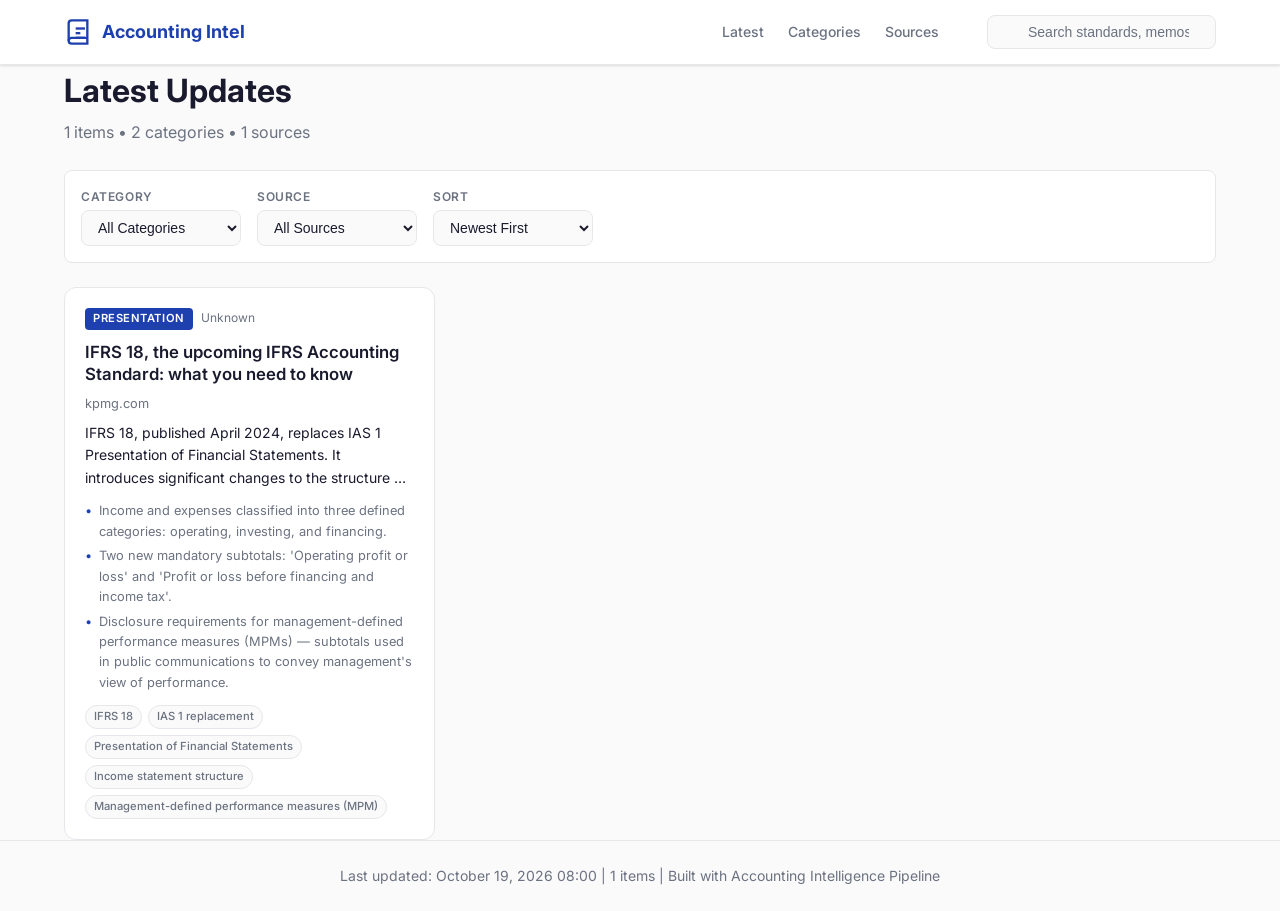
<file: index.html>
<!DOCTYPE html>
<html lang="en">
<head>
    <meta charset="UTF-8">
    <meta name="viewport" content="width=device-width, initial-scale=1.0">
    <title>Accounting Intelligence</title>
    <link rel="stylesheet" href="style.css">
    <link rel="preconnect" href="https://fonts.googleapis.com">
    <link rel="preconnect" href="https://fonts.gstatic.com" crossorigin>
    <link href="https://fonts.googleapis.com/css2?family=Inter:wght@400;500;600;700&family=JetBrains+Mono:wght@400;500&display=swap" rel="stylesheet">
</head>
<body>
    <header class="site-header">
        <div class="container">
            <a href="index.html" class="logo">
                <svg width="28" height="28" viewBox="0 0 24 24" fill="none" stroke="currentColor" stroke-width="2">
                    <path d="M4 19.5A2.5 2.5 0 0 1 6.5 17H20"/>
                    <path d="M6.5 2H20v20H6.5A2.5 2.5 0 0 1 4 19.5v-15A2.5 2.5 0 0 1 6.5 2z"/>
                    <line x1="10" y1="9" x2="18" y2="9"/>
                    <line x1="10" y1="13" x2="14" y2="13"/>
                    <line x1="10" y1="17" x2="18" y2="17"/>
                </svg>
                <span>Accounting Intel</span>
            </a>
            <nav class="main-nav">
                <a href="index.html">Latest</a>
                <a href="#" id="categories-toggle">Categories</a>
                <a href="#" id="sources-toggle">Sources</a>
                <div class="search-container">
                    <input type="search" id="search-input" placeholder="Search standards, memos, updates..." autocomplete="off">
                    <div id="search-results" class="search-results"></div>
                </div>
            </nav>
        </div>
    </header>
    
    <main class="container">
        
<div class="page-header">
    <h1>Latest Updates</h1>
    <p class="subtitle">1 items • 2 categories • 1 sources</p>
</div>

<div class="filters">
    <div class="filter-group">
        <label>Category</label>
        <select id="category-filter">
            <option value="">All Categories</option>
            
            <option value="disclosure">Disclosure</option>
            
            <option value="presentation">Presentation</option>
            
        </select>
    </div>
    <div class="filter-group">
        <label>Source</label>
        <select id="source-filter">
            <option value="">All Sources</option>
            
            <option value="kpmg.com">kpmg.com</option>
            
        </select>
    </div>
    <div class="filter-group">
        <label>Sort</label>
        <select id="sort-filter">
            <option value="date-desc">Newest First</option>
            <option value="date-asc">Oldest First</option>
            <option value="title">Title A-Z</option>
        </select>
    </div>
</div>

<div id="items-grid" class="items-grid">
    
    <article class="item-card" data-category="presentation" data-source="kpmg.com">
        <div class="item-meta">
            <span class="item-category">presentation</span>
            <span class="item-date">Unknown</span>
        </div>
        <h2 class="item-title">
            <a href="upcoming-ifrs-accounting-standard.html.html">IFRS 18, the upcoming IFRS Accounting Standard: what you need to know</a>
        </h2>
        <p class="item-source">kpmg.com</p>
        
        <p class="item-summary">IFRS 18, published April 2024, replaces IAS 1 Presentation of Financial Statements. It introduces significant changes to the structure of the income statement and related disclosures to improve comparability of financial performance. The standard does not alter recognition or measurement requirement...</p>
        
        
        <ul class="item-changes">
            
            <li>Income and expenses classified into three defined categories: operating, investing, and financing.</li>
            
            <li>Two new mandatory subtotals: 'Operating profit or loss' and 'Profit or loss before financing and income tax'.</li>
            
            <li>Disclosure requirements for management-defined performance measures (MPMs) — subtotals used in public communications to convey management's view of performance.</li>
            
        </ul>
        
        <div class="item-tags">
            
            <span class="tag">IFRS 18</span>
            
            <span class="tag">IAS 1 replacement</span>
            
            <span class="tag">Presentation of Financial Statements</span>
            
            <span class="tag">Income statement structure</span>
            
            <span class="tag">Management-defined performance measures (MPM)</span>
            
        </div>
    </article>
    
</div>



    </main>
    
    <footer class="site-footer">
        <div class="container">
            <p>Last updated: October 19, 2026 08:00 | 1 items | Built with Accounting Intelligence Pipeline</p>
        </div>
    </footer>
    
    <script src="search.js"></script>
    <script>
        // Load search index
        fetch('search-index.json')
            .then(r => r.json())
            .then(data => { window.searchIndex = data; })
            .catch(() => {});
    </script>
    
</body>
</html>
</file>
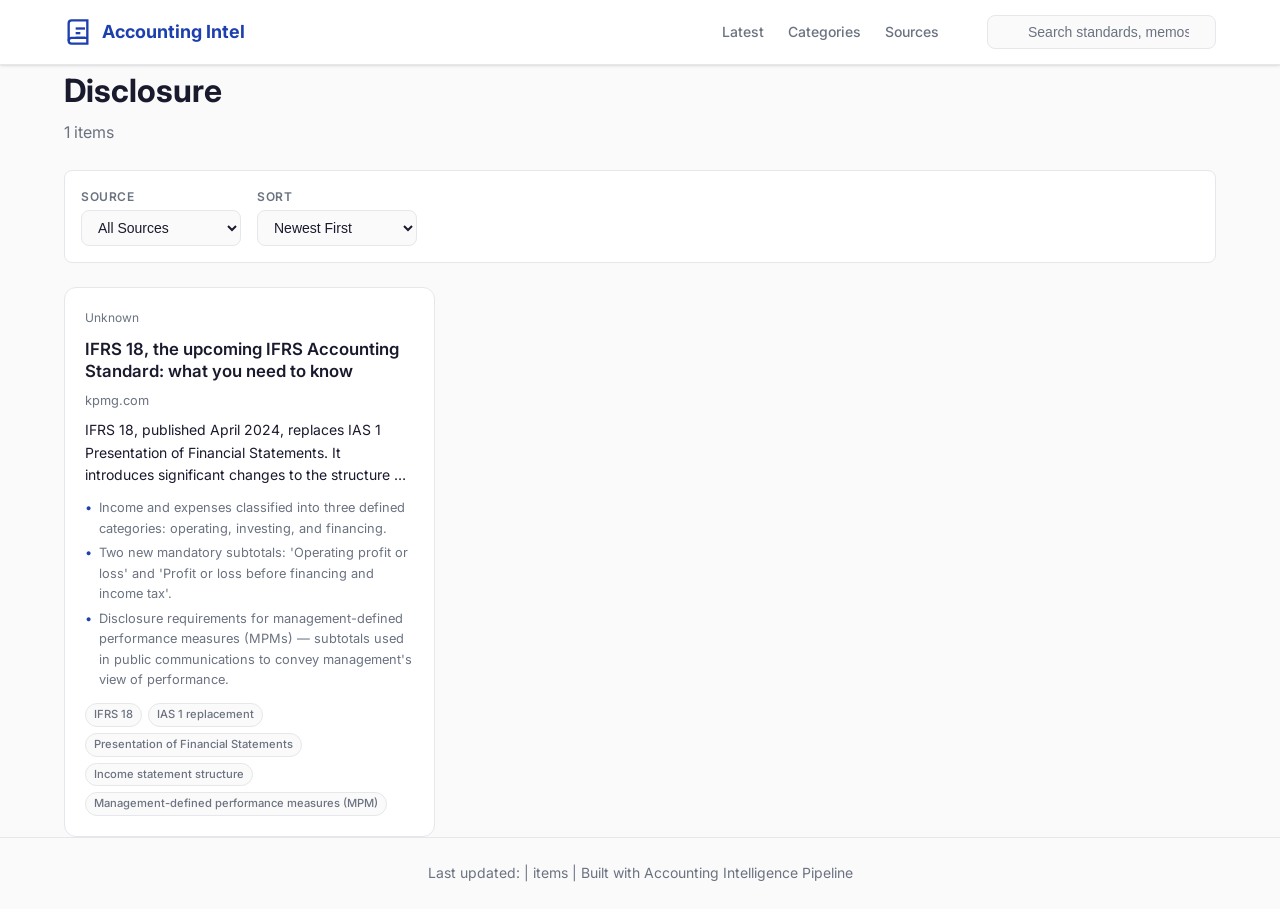
<file: category-disclosure.html>
<!DOCTYPE html>
<html lang="en">
<head>
    <meta charset="UTF-8">
    <meta name="viewport" content="width=device-width, initial-scale=1.0">
    <title>Disclosure - Accounting Intelligence</title>
    <link rel="stylesheet" href="style.css">
    <link rel="preconnect" href="https://fonts.googleapis.com">
    <link rel="preconnect" href="https://fonts.gstatic.com" crossorigin>
    <link href="https://fonts.googleapis.com/css2?family=Inter:wght@400;500;600;700&family=JetBrains+Mono:wght@400;500&display=swap" rel="stylesheet">
</head>
<body>
    <header class="site-header">
        <div class="container">
            <a href="index.html" class="logo">
                <svg width="28" height="28" viewBox="0 0 24 24" fill="none" stroke="currentColor" stroke-width="2">
                    <path d="M4 19.5A2.5 2.5 0 0 1 6.5 17H20"/>
                    <path d="M6.5 2H20v20H6.5A2.5 2.5 0 0 1 4 19.5v-15A2.5 2.5 0 0 1 6.5 2z"/>
                    <line x1="10" y1="9" x2="18" y2="9"/>
                    <line x1="10" y1="13" x2="14" y2="13"/>
                    <line x1="10" y1="17" x2="18" y2="17"/>
                </svg>
                <span>Accounting Intel</span>
            </a>
            <nav class="main-nav">
                <a href="index.html">Latest</a>
                <a href="#" id="categories-toggle">Categories</a>
                <a href="#" id="sources-toggle">Sources</a>
                <div class="search-container">
                    <input type="search" id="search-input" placeholder="Search standards, memos, updates..." autocomplete="off">
                    <div id="search-results" class="search-results"></div>
                </div>
            </nav>
        </div>
    </header>
    
    <main class="container">
        
<div class="page-header">
    <h1>Disclosure</h1>
    <p class="subtitle">1 items</p>
</div>

<div class="filters">
    <div class="filter-group">
        <label>Source</label>
        <select id="source-filter">
            <option value="">All Sources</option>
            
            
            <option value="kpmg.com">kpmg.com</option>
            
        </select>
    </div>
    <div class="filter-group">
        <label>Sort</label>
        <select id="sort-filter">
            <option value="date-desc">Newest First</option>
            <option value="date-asc">Oldest First</option>
            <option value="title">Title A-Z</option>
        </select>
    </div>
</div>

<div id="items-grid" class="items-grid">
    
    <article class="item-card" data-source="kpmg.com">
        <div class="item-meta">
            <span class="item-date">Unknown</span>
        </div>
        <h2 class="item-title">
            <a href="upcoming-ifrs-accounting-standard.html.html">IFRS 18, the upcoming IFRS Accounting Standard: what you need to know</a>
        </h2>
        <p class="item-source">kpmg.com</p>
        
        <p class="item-summary">IFRS 18, published April 2024, replaces IAS 1 Presentation of Financial Statements. It introduces significant changes to the structure of the income statement and related disclosures to improve comparability of financial performance. The standard does not alter recognition or measurement requirement...</p>
        
        
        <ul class="item-changes">
            
            <li>Income and expenses classified into three defined categories: operating, investing, and financing.</li>
            
            <li>Two new mandatory subtotals: 'Operating profit or loss' and 'Profit or loss before financing and income tax'.</li>
            
            <li>Disclosure requirements for management-defined performance measures (MPMs) — subtotals used in public communications to convey management's view of performance.</li>
            
        </ul>
        
        <div class="item-tags">
            
            <span class="tag">IFRS 18</span>
            
            <span class="tag">IAS 1 replacement</span>
            
            <span class="tag">Presentation of Financial Statements</span>
            
            <span class="tag">Income statement structure</span>
            
            <span class="tag">Management-defined performance measures (MPM)</span>
            
        </div>
    </article>
    
</div>

    </main>
    
    <footer class="site-footer">
        <div class="container">
            <p>Last updated:  |  items | Built with Accounting Intelligence Pipeline</p>
        </div>
    </footer>
    
    <script src="search.js"></script>
    <script>
        // Load search index
        fetch('search-index.json')
            .then(r => r.json())
            .then(data => { window.searchIndex = data; })
            .catch(() => {});
    </script>
    
</body>
</html>
</file>
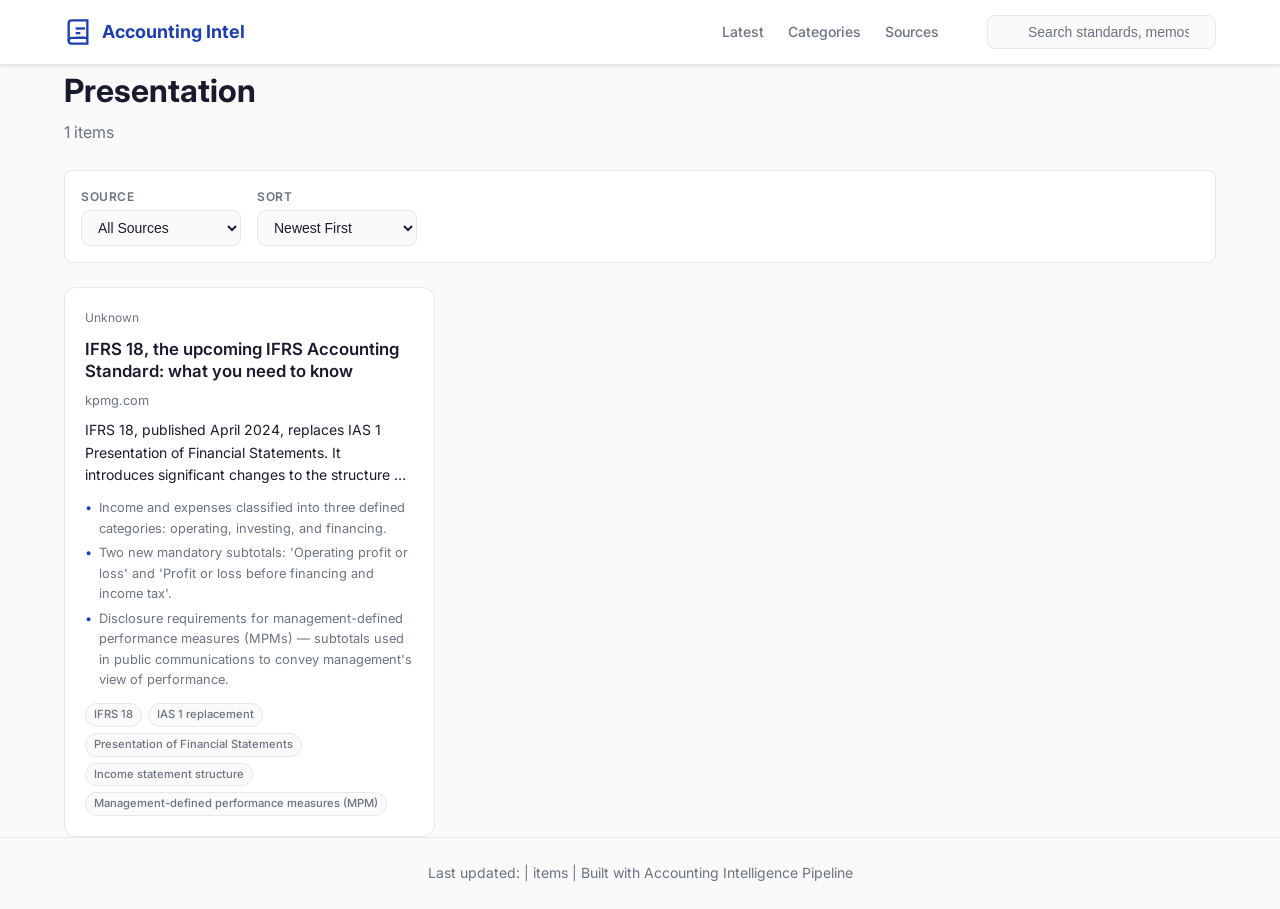
<file: category-presentation.html>
<!DOCTYPE html>
<html lang="en">
<head>
    <meta charset="UTF-8">
    <meta name="viewport" content="width=device-width, initial-scale=1.0">
    <title>Presentation - Accounting Intelligence</title>
    <link rel="stylesheet" href="style.css">
    <link rel="preconnect" href="https://fonts.googleapis.com">
    <link rel="preconnect" href="https://fonts.gstatic.com" crossorigin>
    <link href="https://fonts.googleapis.com/css2?family=Inter:wght@400;500;600;700&family=JetBrains+Mono:wght@400;500&display=swap" rel="stylesheet">
</head>
<body>
    <header class="site-header">
        <div class="container">
            <a href="index.html" class="logo">
                <svg width="28" height="28" viewBox="0 0 24 24" fill="none" stroke="currentColor" stroke-width="2">
                    <path d="M4 19.5A2.5 2.5 0 0 1 6.5 17H20"/>
                    <path d="M6.5 2H20v20H6.5A2.5 2.5 0 0 1 4 19.5v-15A2.5 2.5 0 0 1 6.5 2z"/>
                    <line x1="10" y1="9" x2="18" y2="9"/>
                    <line x1="10" y1="13" x2="14" y2="13"/>
                    <line x1="10" y1="17" x2="18" y2="17"/>
                </svg>
                <span>Accounting Intel</span>
            </a>
            <nav class="main-nav">
                <a href="index.html">Latest</a>
                <a href="#" id="categories-toggle">Categories</a>
                <a href="#" id="sources-toggle">Sources</a>
                <div class="search-container">
                    <input type="search" id="search-input" placeholder="Search standards, memos, updates..." autocomplete="off">
                    <div id="search-results" class="search-results"></div>
                </div>
            </nav>
        </div>
    </header>
    
    <main class="container">
        
<div class="page-header">
    <h1>Presentation</h1>
    <p class="subtitle">1 items</p>
</div>

<div class="filters">
    <div class="filter-group">
        <label>Source</label>
        <select id="source-filter">
            <option value="">All Sources</option>
            
            
            <option value="kpmg.com">kpmg.com</option>
            
        </select>
    </div>
    <div class="filter-group">
        <label>Sort</label>
        <select id="sort-filter">
            <option value="date-desc">Newest First</option>
            <option value="date-asc">Oldest First</option>
            <option value="title">Title A-Z</option>
        </select>
    </div>
</div>

<div id="items-grid" class="items-grid">
    
    <article class="item-card" data-source="kpmg.com">
        <div class="item-meta">
            <span class="item-date">Unknown</span>
        </div>
        <h2 class="item-title">
            <a href="upcoming-ifrs-accounting-standard.html.html">IFRS 18, the upcoming IFRS Accounting Standard: what you need to know</a>
        </h2>
        <p class="item-source">kpmg.com</p>
        
        <p class="item-summary">IFRS 18, published April 2024, replaces IAS 1 Presentation of Financial Statements. It introduces significant changes to the structure of the income statement and related disclosures to improve comparability of financial performance. The standard does not alter recognition or measurement requirement...</p>
        
        
        <ul class="item-changes">
            
            <li>Income and expenses classified into three defined categories: operating, investing, and financing.</li>
            
            <li>Two new mandatory subtotals: 'Operating profit or loss' and 'Profit or loss before financing and income tax'.</li>
            
            <li>Disclosure requirements for management-defined performance measures (MPMs) — subtotals used in public communications to convey management's view of performance.</li>
            
        </ul>
        
        <div class="item-tags">
            
            <span class="tag">IFRS 18</span>
            
            <span class="tag">IAS 1 replacement</span>
            
            <span class="tag">Presentation of Financial Statements</span>
            
            <span class="tag">Income statement structure</span>
            
            <span class="tag">Management-defined performance measures (MPM)</span>
            
        </div>
    </article>
    
</div>

    </main>
    
    <footer class="site-footer">
        <div class="container">
            <p>Last updated:  |  items | Built with Accounting Intelligence Pipeline</p>
        </div>
    </footer>
    
    <script src="search.js"></script>
    <script>
        // Load search index
        fetch('search-index.json')
            .then(r => r.json())
            .then(data => { window.searchIndex = data; })
            .catch(() => {});
    </script>
    
</body>
</html>
</file>
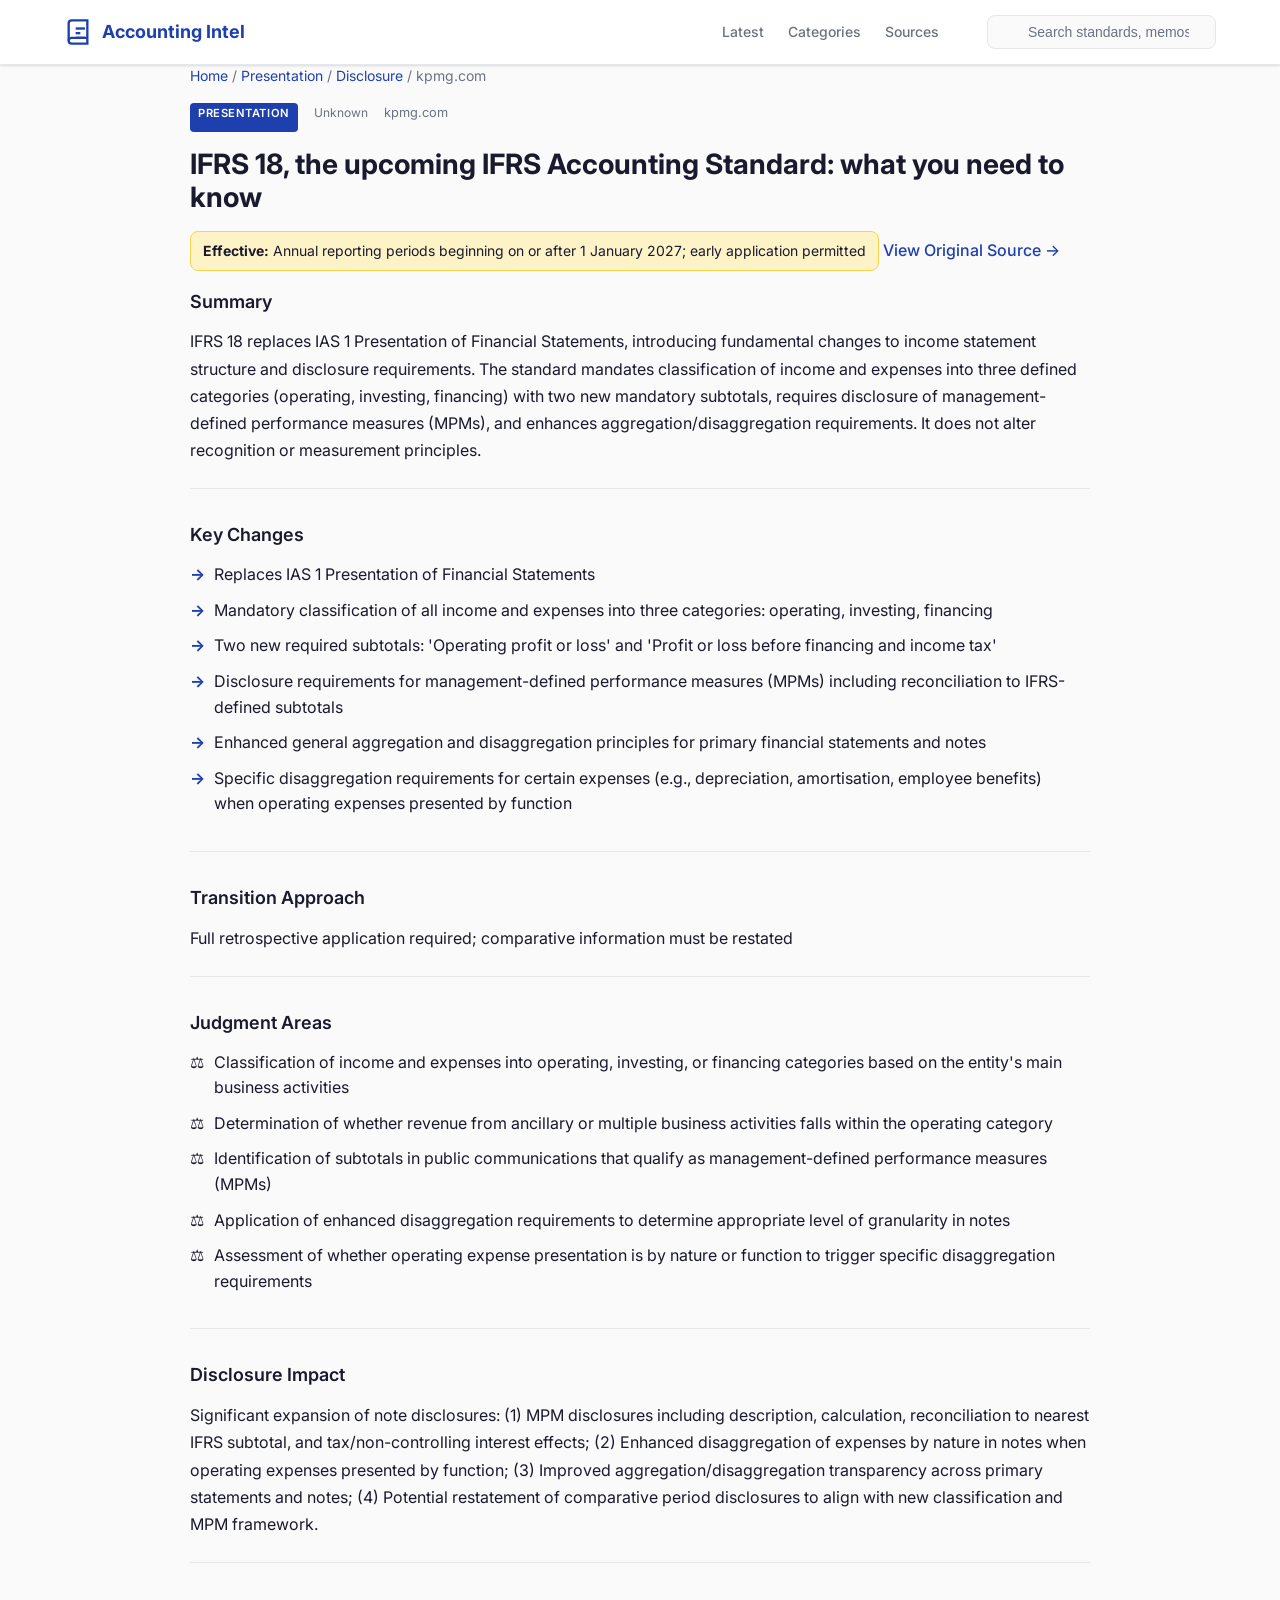
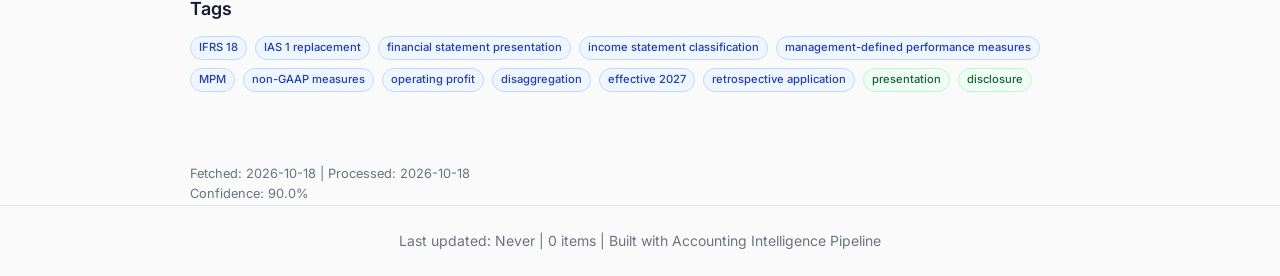
<file: upcoming-ifrs-accounting-standard-html.html>
<!DOCTYPE html>
<html lang="en">
<head>
    <meta charset="UTF-8">
    <meta name="viewport" content="width=device-width, initial-scale=1.0">
    <title>IFRS 18, the upcoming IFRS Accounting Standard: what you need to know - Accounting Intelligence</title>
    <link rel="stylesheet" href="style.css">
    <link rel="preconnect" href="https://fonts.googleapis.com">
    <link rel="preconnect" href="https://fonts.gstatic.com" crossorigin>
    <link href="https://fonts.googleapis.com/css2?family=Inter:wght@400;500;600;700&family=JetBrains+Mono:wght@400;500&display=swap" rel="stylesheet">
</head>
<body>
    <header class="site-header">
        <div class="container">
            <a href="index.html" class="logo">
                <svg width="28" height="28" viewBox="0 0 24 24" fill="none" stroke="currentColor" stroke-width="2">
                    <path d="M4 19.5A2.5 2.5 0 0 1 6.5 17H20"/>
                    <path d="M6.5 2H20v20H6.5A2.5 2.5 0 0 1 4 19.5v-15A2.5 2.5 0 0 1 6.5 2z"/>
                    <line x1="10" y1="9" x2="18" y2="9"/>
                    <line x1="10" y1="13" x2="14" y2="13"/>
                    <line x1="10" y1="17" x2="18" y2="17"/>
                </svg>
                <span>Accounting Intel</span>
            </a>
            <nav class="main-nav">
                <a href="index.html">Latest</a>
                <a href="#" id="categories-toggle">Categories</a>
                <a href="#" id="sources-toggle">Sources</a>
                <div class="search-container">
                    <input type="search" id="search-input" placeholder="Search standards, memos, updates..." autocomplete="off">
                    <div id="search-results" class="search-results"></div>
                </div>
            </nav>
        </div>
    </header>
    
    <main class="container">
        
<article class="item-detail">
    <header class="item-header">
        <div class="item-breadcrumb">
            <a href="index.html">Home</a> / 
            
            <a href="category-presentation.html">Presentation</a> / 
            
            <a href="category-disclosure.html">Disclosure</a>
            
            / <span>kpmg.com</span>
        </div>
        
        <div class="item-meta-row">
            <span class="item-category">presentation</span>
            <span class="item-date">Unknown</span>
            <span class="item-source">kpmg.com</span>
        </div>
        
        <h1>IFRS 18, the upcoming IFRS Accounting Standard: what you need to know</h1>
        
        
        <div class="effective-date">
            <strong>Effective:</strong> Annual reporting periods beginning on or after 1 January 2027; early application permitted
        </div>
        
        
        <a href="https://kpmg.com/uk/en/insights/finance/upcoming-ifrs-accounting-standard.html" class="original-link" target="_blank">View Original Source →</a>
    </header>
    
    
    <section class="item-section">
        <h2>Summary</h2>
        <div class="prose">IFRS 18 replaces IAS 1 Presentation of Financial Statements, introducing fundamental changes to income statement structure and disclosure requirements. The standard mandates classification of income and expenses into three defined categories (operating, investing, financing) with two new mandatory subtotals, requires disclosure of management-defined performance measures (MPMs), and enhances aggregation/disaggregation requirements. It does not alter recognition or measurement principles.</div>
    </section>
    
    
    
    <section class="item-section">
        <h2>Key Changes</h2>
        <ul class="key-changes">
            
            <li>Replaces IAS 1 Presentation of Financial Statements</li>
            
            <li>Mandatory classification of all income and expenses into three categories: operating, investing, financing</li>
            
            <li>Two new required subtotals: 'Operating profit or loss' and 'Profit or loss before financing and income tax'</li>
            
            <li>Disclosure requirements for management-defined performance measures (MPMs) including reconciliation to IFRS-defined subtotals</li>
            
            <li>Enhanced general aggregation and disaggregation principles for primary financial statements and notes</li>
            
            <li>Specific disaggregation requirements for certain expenses (e.g., depreciation, amortisation, employee benefits) when operating expenses presented by function</li>
            
        </ul>
    </section>
    
    
    
    <section class="item-section">
        <h2>Transition Approach</h2>
        <div class="prose">Full retrospective application required; comparative information must be restated</div>
    </section>
    
    
    
    <section class="item-section">
        <h2>Judgment Areas</h2>
        <ul class="judgment-areas">
            
            <li>Classification of income and expenses into operating, investing, or financing categories based on the entity's main business activities</li>
            
            <li>Determination of whether revenue from ancillary or multiple business activities falls within the operating category</li>
            
            <li>Identification of subtotals in public communications that qualify as management-defined performance measures (MPMs)</li>
            
            <li>Application of enhanced disaggregation requirements to determine appropriate level of granularity in notes</li>
            
            <li>Assessment of whether operating expense presentation is by nature or function to trigger specific disaggregation requirements</li>
            
        </ul>
    </section>
    
    
    
    <section class="item-section">
        <h2>Disclosure Impact</h2>
        <div class="prose">Significant expansion of note disclosures: (1) MPM disclosures including description, calculation, reconciliation to nearest IFRS subtotal, and tax/non-controlling interest effects; (2) Enhanced disaggregation of expenses by nature in notes when operating expenses presented by function; (3) Improved aggregation/disaggregation transparency across primary statements and notes; (4) Potential restatement of comparative period disclosures to align with new classification and MPM framework.</div>
    </section>
    
    
    
    <section class="item-section tags-section">
        <h2>Tags</h2>
        <div class="tags-cloud">
            
            <span class="tag tag-llm">IFRS 18</span>
            
            <span class="tag tag-llm">IAS 1 replacement</span>
            
            <span class="tag tag-llm">financial statement presentation</span>
            
            <span class="tag tag-llm">income statement classification</span>
            
            <span class="tag tag-llm">management-defined performance measures</span>
            
            <span class="tag tag-llm">MPM</span>
            
            <span class="tag tag-llm">non-GAAP measures</span>
            
            <span class="tag tag-llm">operating profit</span>
            
            <span class="tag tag-llm">disaggregation</span>
            
            <span class="tag tag-llm">effective 2027</span>
            
            <span class="tag tag-llm">retrospective application</span>
            
            
            <span class="tag tag-category">presentation</span>
            
            <span class="tag tag-category">disclosure</span>
            
        </div>
    </section>
    
    
    <footer class="item-footer">
        <p>Fetched: 2026-10-18 | Processed: 2026-10-18</p>
        <p>Confidence: 90.0%</p>
    </footer>
</article>

    </main>
    
    <footer class="site-footer">
        <div class="container">
            <p>Last updated: Never | 0 items | Built with Accounting Intelligence Pipeline</p>
        </div>
    </footer>
    
    <script src="search.js"></script>
    <script>
        // Load search index
        fetch('search-index.json')
            .then(r => r.json())
            .then(data => { window.searchIndex = data; })
            .catch(() => {});
    </script>
    
</body>
</html>
</file>
<file: style.css>
/* Accounting Intelligence - Clean, Professional Style */
:root {
    --bg: #fafafa;
    --bg-card: #ffffff;
    --fg: #1a1a2e;
    --fg-muted: #6b7280;
    --primary: #1e40af;
    --primary-light: #3b82f6;
    --accent: #059669;
    --border: #e5e7eb;
    --border-strong: #d1d5db;
    --shadow: 0 1px 3px rgba(0,0,0,0.08), 0 1px 2px rgba(0,0,0,0.06);
    --shadow-hover: 0 4px 12px rgba(0,0,0,0.1), 0 2px 4px rgba(0,0,0,0.06);
    --radius: 8px;
    --radius-lg: 12px;
    --font-sans: 'Inter', -apple-system, BlinkMacSystemFont, sans-serif;
    --font-mono: 'JetBrains Mono', monospace;
}

* { box-sizing: border-box; margin: 0; padding: 0; }

body {
    font-family: var(--font-sans);
    background: var(--bg);
    color: var(--fg);
    line-height: 1.6;
    min-height: 100vh;
    display: flex;
    flex-direction: column;
}

.container { max-width: 1200px; margin: 0 auto; padding: 0 24px; }

/* Header */
.site-header {
    background: var(--bg-card);
    border-bottom: 1px solid var(--border);
    position: sticky;
    top: 0;
    z-index: 100;
    box-shadow: var(--shadow);
}
.site-header .container {
    display: flex;
    align-items: center;
    justify-content: space-between;
    height: 64px;
}
.logo {
    display: flex;
    align-items: center;
    gap: 10px;
    text-decoration: none;
    color: var(--primary);
    font-weight: 700;
    font-size: 1.125rem;
}
.logo svg { color: var(--primary); }
.main-nav { display: flex; align-items: center; gap: 24px; }
.main-nav a { color: var(--fg-muted); text-decoration: none; font-weight: 500; font-size: 0.875rem; transition: color 0.15s; }
.main-nav a:hover { color: var(--primary); }
.search-container { position: relative; flex: 1; max-width: 400px; margin-left: 24px; }
#search-input {
    width: 100%; padding: 8px 12px 8px 40px;
    border: 1px solid var(--border);
    border-radius: var(--radius);
    font-size: 0.875rem;
    background: var(--bg);
    color: var(--fg);
    transition: border-color 0.15s, box-shadow 0.15s;
}
#search-input:focus { outline: none; border-color: var(--primary); box-shadow: 0 0 0 3px rgba(30,64,175,0.15); }
#search-input::placeholder { color: var(--fg-muted); }
.search-results {
    position: absolute; top: 100%; left: 0; right: 0; margin-top: 4px;
    background: var(--bg-card); border: 1px solid var(--border);
    border-radius: var(--radius); box-shadow: var(--shadow-hover);
    overflow: hidden; display: none; max-height: 400px; overflow-y: auto;
}
.search-results.open { display: block; }
.search-result-item {
    padding: 12px 16px; border-bottom: 1px solid var(--border);
    text-decoration: none; color: var(--fg); display: block;
}
.search-result-item:last-child { border-bottom: none; }
.search-result-item:hover { background: var(--bg); }
.search-result-title { font-weight: 600; font-size: 0.875rem; }
.search-result-meta { font-size: 0.75rem; color: var(--fg-muted); margin-top: 4px; }

/* Main */
main { flex: 1; padding: 32px 0; }

/* Page Header */
.page-header { margin-bottom: 24px; }
.page-header h1 { font-size: 2rem; font-weight: 700; color: var(--fg); margin-bottom: 4px; }
.subtitle { color: var(--fg-muted); font-size: 1rem; }

/* Filters */
.filters {
    display: flex; gap: 16px; flex-wrap: wrap; margin-bottom: 24px;
    padding: 16px; background: var(--bg-card); border-radius: var(--radius);
    border: 1px solid var(--border);
}
.filter-group { display: flex; flex-direction: column; gap: 4px; min-width: 160px; }
.filter-group label { font-size: 0.75rem; font-weight: 600; text-transform: uppercase; color: var(--fg-muted); letter-spacing: 0.05em; }
.filter-group select {
    padding: 8px 12px; border: 1px solid var(--border); border-radius: var(--radius);
    background: var(--bg); color: var(--fg); font-size: 0.875rem; cursor: pointer;
}
.filter-group select:focus { outline: none; border-color: var(--primary); }

/* Grid */
.items-grid {
    display: grid;
    grid-template-columns: repeat(auto-fill, minmax(360px, 1fr));
    gap: 20px;
}

/* Item Card */
.item-card {
    background: var(--bg-card);
    border: 1px solid var(--border);
    border-radius: var(--radius-lg);
    padding: 20px;
    transition: transform 0.15s, box-shadow 0.15s, border-color 0.15s;
}
.item-card:hover {
    transform: translateY(-2px);
    box-shadow: var(--shadow-hover);
    border-color: var(--border-strong);
}
.item-meta { display: flex; gap: 8px; margin-bottom: 12px; flex-wrap: wrap; }
.item-category {
    font-size: 0.7rem; font-weight: 600; text-transform: uppercase;
    background: var(--primary); color: white; padding: 2px 8px;
    border-radius: 4px; letter-spacing: 0.05em;
}
.item-date { font-size: 0.75rem; color: var(--fg-muted); }
.item-title { font-size: 1.05rem; font-weight: 600; line-height: 1.3; margin-bottom: 8px; }
.item-title a { color: var(--fg); text-decoration: none; transition: color 0.15s; }
.item-title a:hover { color: var(--primary); }
.item-source { font-size: 0.8rem; color: var(--fg-muted); margin-bottom: 8px; }
.item-summary { font-size: 0.875rem; color: var(--fg); margin-bottom: 12px; display: -webkit-box; -webkit-line-clamp: 3; -webkit-box-orient: vertical; overflow: hidden; }
.item-changes { list-style: none; font-size: 0.8rem; color: var(--fg-muted); margin-bottom: 12px; }
.item-changes li { position: relative; padding-left: 14px; margin-bottom: 4px; }
.item-changes li::before { content: "•"; color: var(--primary); position: absolute; left: 0; }
.item-tags { display: flex; flex-wrap: wrap; gap: 6px; }
.tag {
    font-size: 0.7rem; font-weight: 500; padding: 2px 8px;
    background: var(--bg); border: 1px solid var(--border);
    border-radius: 999px; color: var(--fg-muted);
}
.tag-llm { background: #eff6ff; border-color: #bfdbfe; color: #1e40af; }
.tag-category { background: #f0fdf4; border-color: #bbf7d0; color: #166534; }

/* Item Detail */
.item-detail { max-width: 900px; margin: 0 auto; }
.item-breadcrumb { font-size: 0.875rem; color: var(--fg-muted); margin-bottom: 16px; }
.item-breadcrumb a { color: var(--primary); text-decoration: none; }
.item-breadcrumb a:hover { text-decoration: underline; }
.item-meta-row { display: flex; gap: 16px; flex-wrap: wrap; margin-bottom: 16px; font-size: 0.875rem; }
.item-detail h1 { font-size: 1.75rem; font-weight: 700; margin-bottom: 16px; line-height: 1.2; }
.effective-date { padding: 8px 12px; background: #fef3c7; border: 1px solid #fcd34d; border-radius: var(--radius); font-size: 0.875rem; margin-bottom: 16px; display: inline-block; }
.original-link { display: inline-block; margin-bottom: 24px; color: var(--primary); text-decoration: none; font-weight: 500; }
.original-link:hover { text-decoration: underline; }
.item-section { margin-bottom: 32px; padding-bottom: 24px; border-bottom: 1px solid var(--border); }
.item-section:last-of-type { border-bottom: none; }
.item-section h2 { font-size: 1.125rem; font-weight: 600; margin-bottom: 12px; color: var(--fg); }
.prose { color: var(--fg); line-height: 1.7; }
.prose p { margin-bottom: 12px; }
.prose ul, .prose ol { margin-left: 20px; margin-bottom: 12px; }
.prose li { margin-bottom: 4px; }
.key-changes, .judgment-areas { list-style: none; }
.key-changes li, .judgment-areas li { position: relative; padding-left: 24px; margin-bottom: 10px; padding-right: 16px; }
.key-changes li::before { content: "→"; color: var(--primary); font-weight: bold; position: absolute; left: 0; }
.judgment-areas li::before { content: "⚖"; position: absolute; left: 0; }
.tags-section { border-bottom: none; }
.tags-cloud { display: flex; flex-wrap: wrap; gap: 8px; }
.item-footer { padding-top: 16px; color: var(--fg-muted); font-size: 0.8rem; }

/* Load More */
.load-more { text-align: center; padding: 32px; color: var(--fg-muted); }

/* Footer */
.site-footer { padding: 24px 0; border-top: 1px solid var(--border); margin-top: auto; }
.site-footer p { text-align: center; color: var(--fg-muted); font-size: 0.875rem; }

/* Responsive */
@media (max-width: 768px) {
    .main-nav a:not(.search-container) { display: none; }
    .search-container { margin-left: 16px; max-width: none; }
    .items-grid { grid-template-columns: 1fr; }
    .filters { flex-direction: column; }
    .filter-group { min-width: 100%; }
}
</file>
